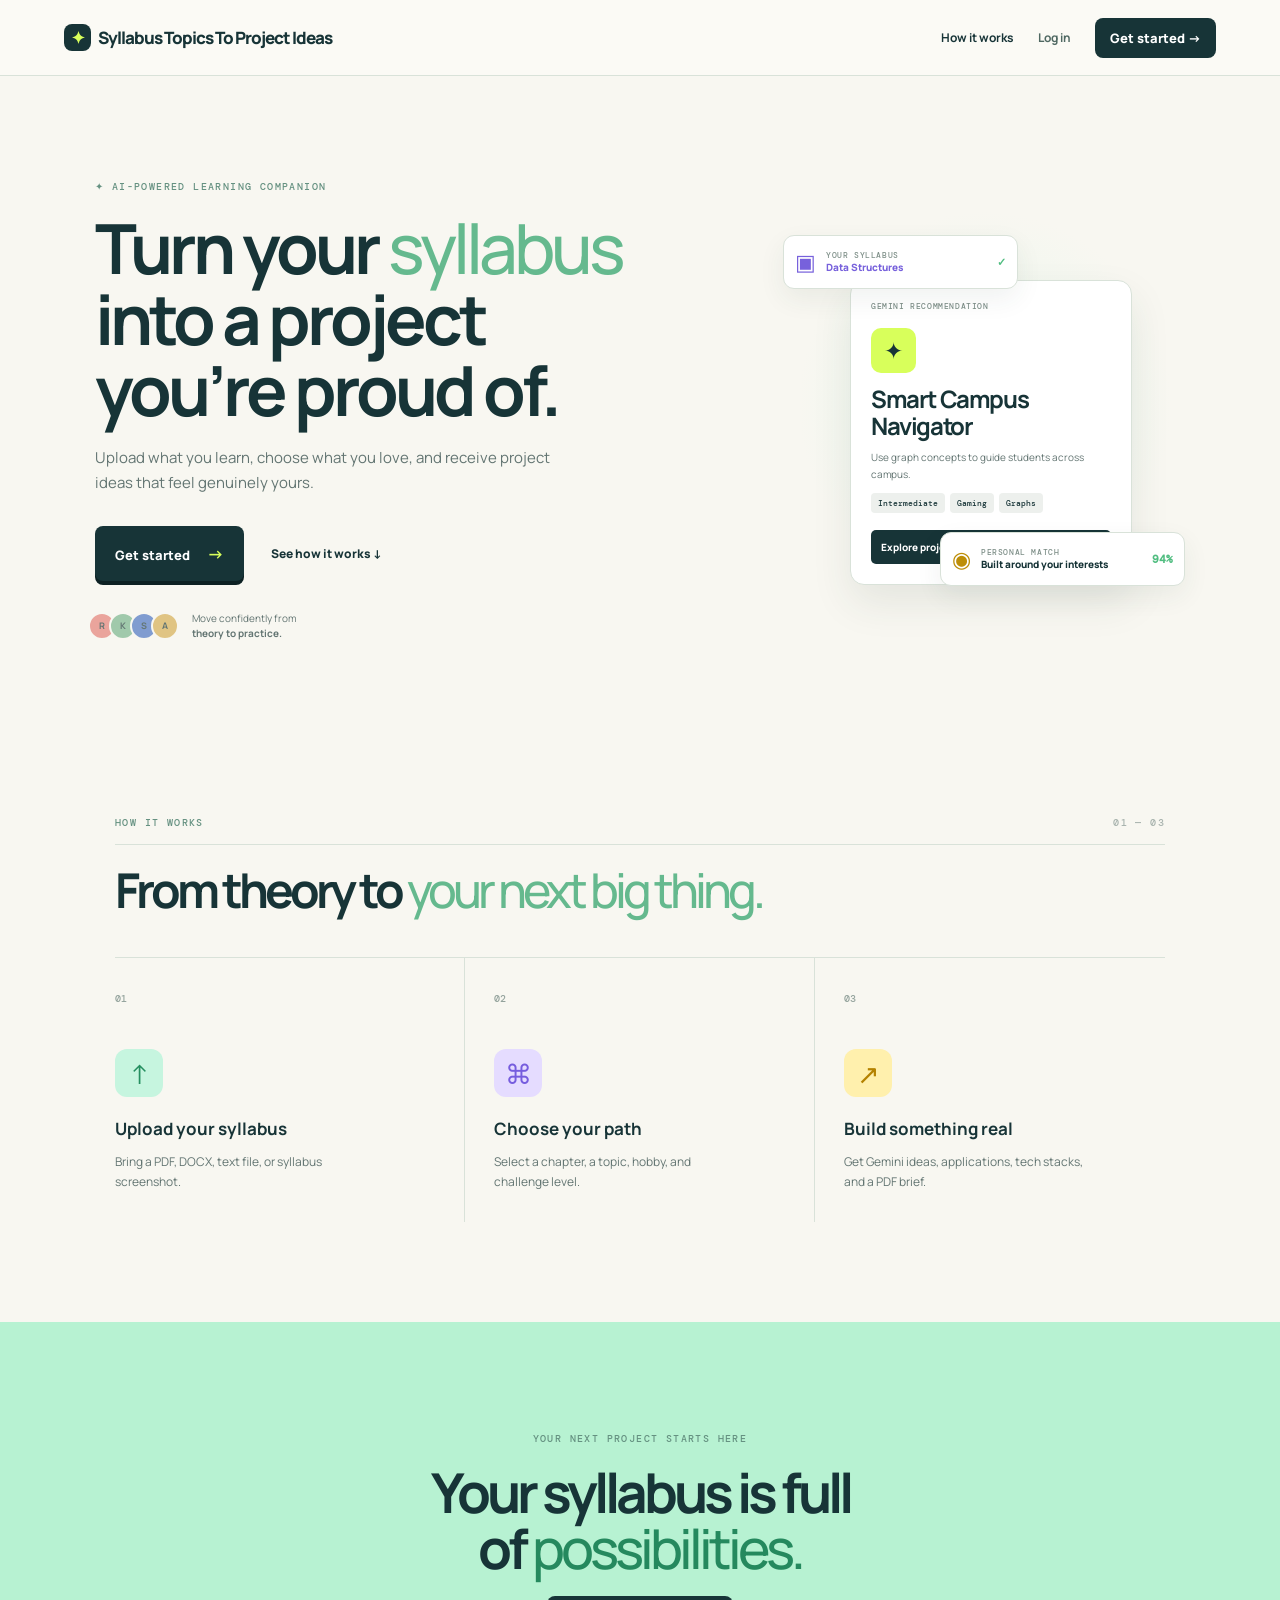
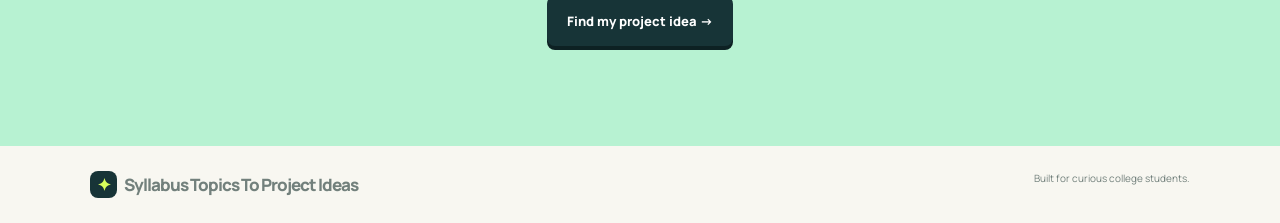
<file: index.html>
<!doctype html><html lang="en"><head><meta charset="UTF-8"><meta name="viewport" content="width=device-width,initial-scale=1"><title>Syllabus2Project</title><link rel="preconnect" href="https://fonts.googleapis.com"><link rel="preconnect" href="https://fonts.gstatic.com" crossorigin><link href="https://fonts.googleapis.com/css2?family=DM+Mono:wght@400;500&family=Manrope:wght@400;500;600;700;800&display=swap" rel="stylesheet"><link rel="stylesheet" href="app.css"></head><body class="home"><nav><a class="brand" href="index.html"><i>✦</i>Syllabus Topics To Project Ideas</a><div id="homeNav"><a href="#how">How it works</a><a class="ghost" href="login.html">Log in</a><a class="button small" href="signup.html">Get started →</a></div></nav><main><section class="hero"><div class="hero-copy"><p class="kicker">✦ AI-POWERED LEARNING COMPANION</p><h1>Turn your <em>syllabus</em><br>into a project<br>you’re proud of.</h1><p class="lede">Upload what you learn, choose what you love, and receive project ideas that feel genuinely yours.</p><div class="actions"><a class="button" href="signup.html">Get started <b>→</b></a><a class="text-link" href="#how">See how it works ↓</a></div><div class="student-proof"><div class="faces"><b>R</b><b>K</b><b>S</b><b>A</b></div><span>Move confidently from<br><strong>theory to practice.</strong></span></div></div><div class="hero-card"><div class="float-card syllabus">▣ <span><small>YOUR SYLLABUS</small>Data Structures</span><b>✓</b></div><div class="project-preview"><small>GEMINI RECOMMENDATION</small><div class="icon">✦</div><h2>Smart Campus<br>Navigator</h2><p>Use graph concepts to guide students across campus.</p><div class="chips"><span>Intermediate</span><span>Gaming</span><span>Graphs</span></div><a href="signup.html">Explore project <b>→</b></a></div><div class="float-card match">◉ <span><small>PERSONAL MATCH</small>Built around your interests</span><b>94%</b></div></div></section><section id="how" class="steps"><p class="kicker">HOW IT WORKS <span>01 — 03</span></p><h2>From theory to <em>your next big thing.</em></h2><div class="step-grid"><article><b>01</b><i>↑</i><h3>Upload your syllabus</h3><p>Bring a PDF, DOCX, text file, or syllabus screenshot.</p></article><article><b>02</b><i>⌘</i><h3>Choose your path</h3><p>Select a chapter, a topic, hobby, and challenge level.</p></article><article><b>03</b><i>↗</i><h3>Build something real</h3><p>Get Gemini ideas, applications, tech stacks, and a PDF brief.</p></article></div></section><section class="bottom-cta"><p class="kicker">YOUR NEXT PROJECT STARTS HERE</p><h2>Your syllabus is full<br>of <em>possibilities.</em></h2><a class="button" href="signup.html">Find my project idea →</a></section></main><footer><a class="brand" href="index.html"><i>✦</i>Syllabus Topics To Project Ideas</a><span>Built for curious college students.</span></footer><script src="home.js"></script></body></html>
</file>
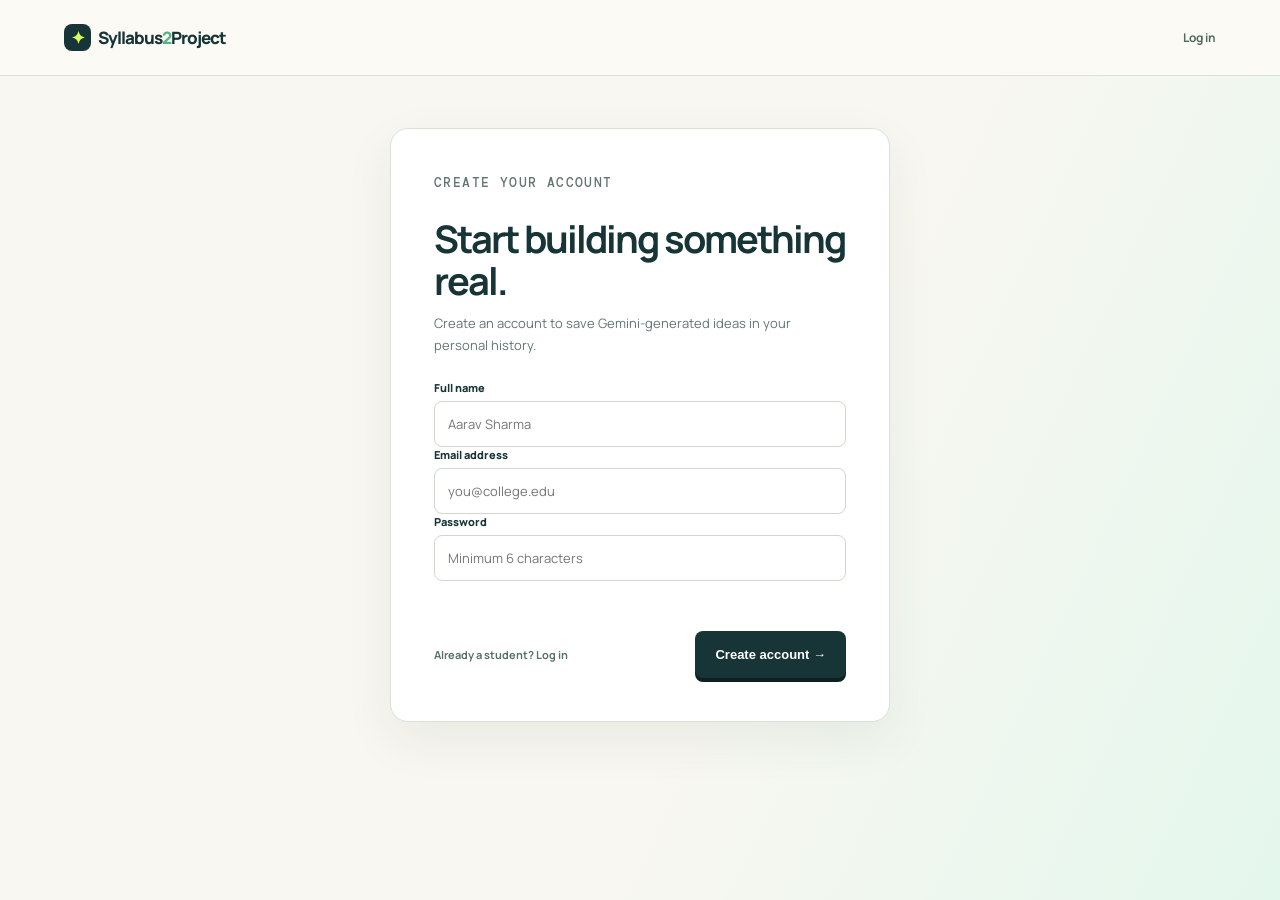
<file: auth.html>
<!doctype html><html><head><meta http-equiv="refresh" content="0; url=signup.html"><title>Continue to Syllabus2Project</title></head><body><p>Continue to <a href="signup.html">sign up</a> or <a href="login.html">log in</a>.</p></body></html>
</file>
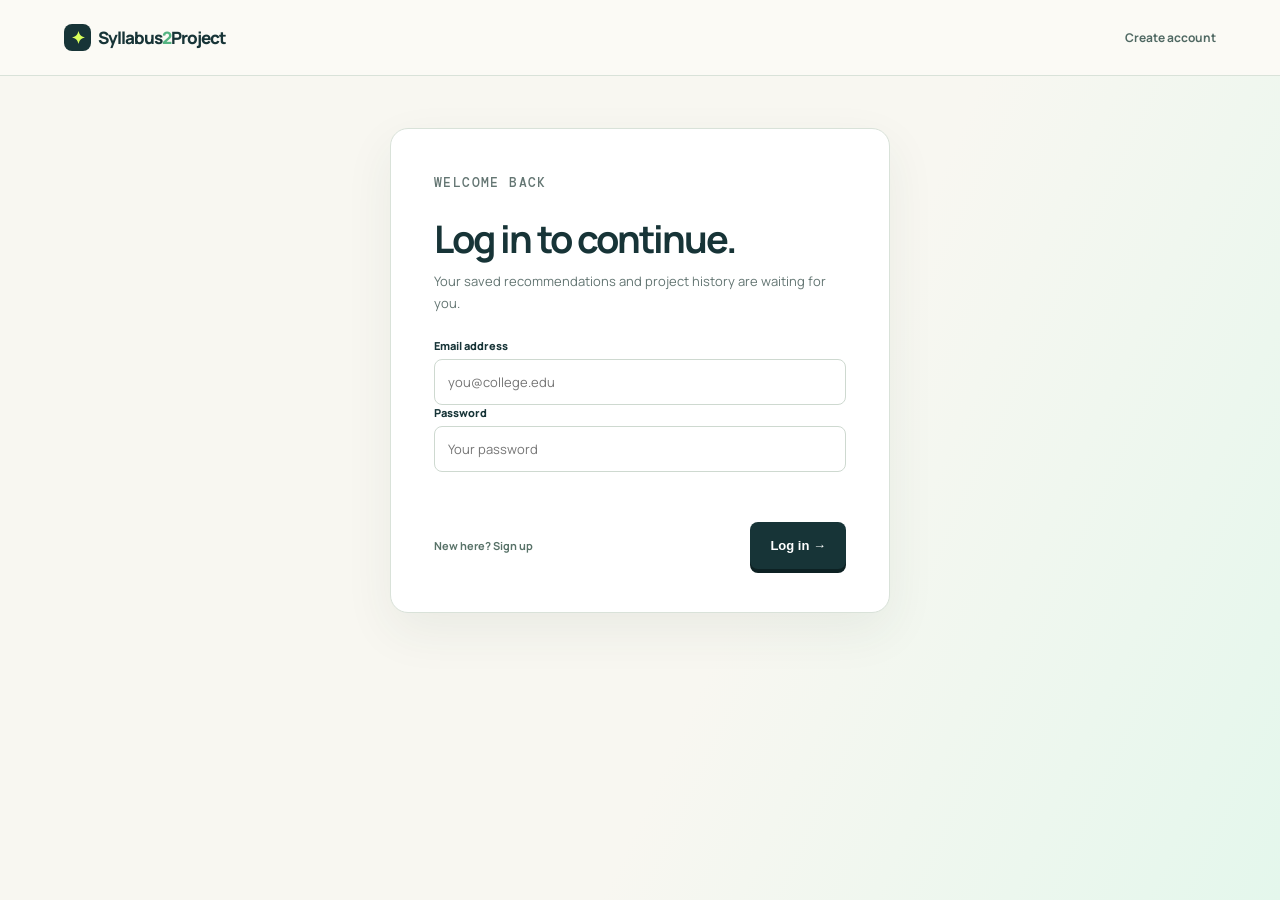
<file: chapters.html>
<!doctype html><html><head><meta charset="UTF-8"><meta name="viewport" content="width=device-width,initial-scale=1"><title>Chapters · Syllabus2Project</title><link rel="stylesheet" href="app.css"><link href="https://fonts.googleapis.com/css2?family=DM+Mono&family=Manrope:wght@400;600;700;800&display=swap" rel="stylesheet"></head><body class="page"><nav><a class="brand" href="index.html"><i>✦</i>Syllabus<span>2</span>Project</a><div><a href="history.html">My history</a></div></nav><main class="app-shell"><div class="topline"><span class="step-name">STEP 3 OF 8 · CHAPTERS</span><div class="progress" data-progress="3"></div></div><section class="panel"><h1>Choose a chapter.</h1><p>We found these chapters in your syllabus. Pick the area you’d most like to turn into a project.</p><div id="chapters" class="cards"></div></section></main><script src="app.js"></script><script>renderChapters()</script></body></html>
</file>
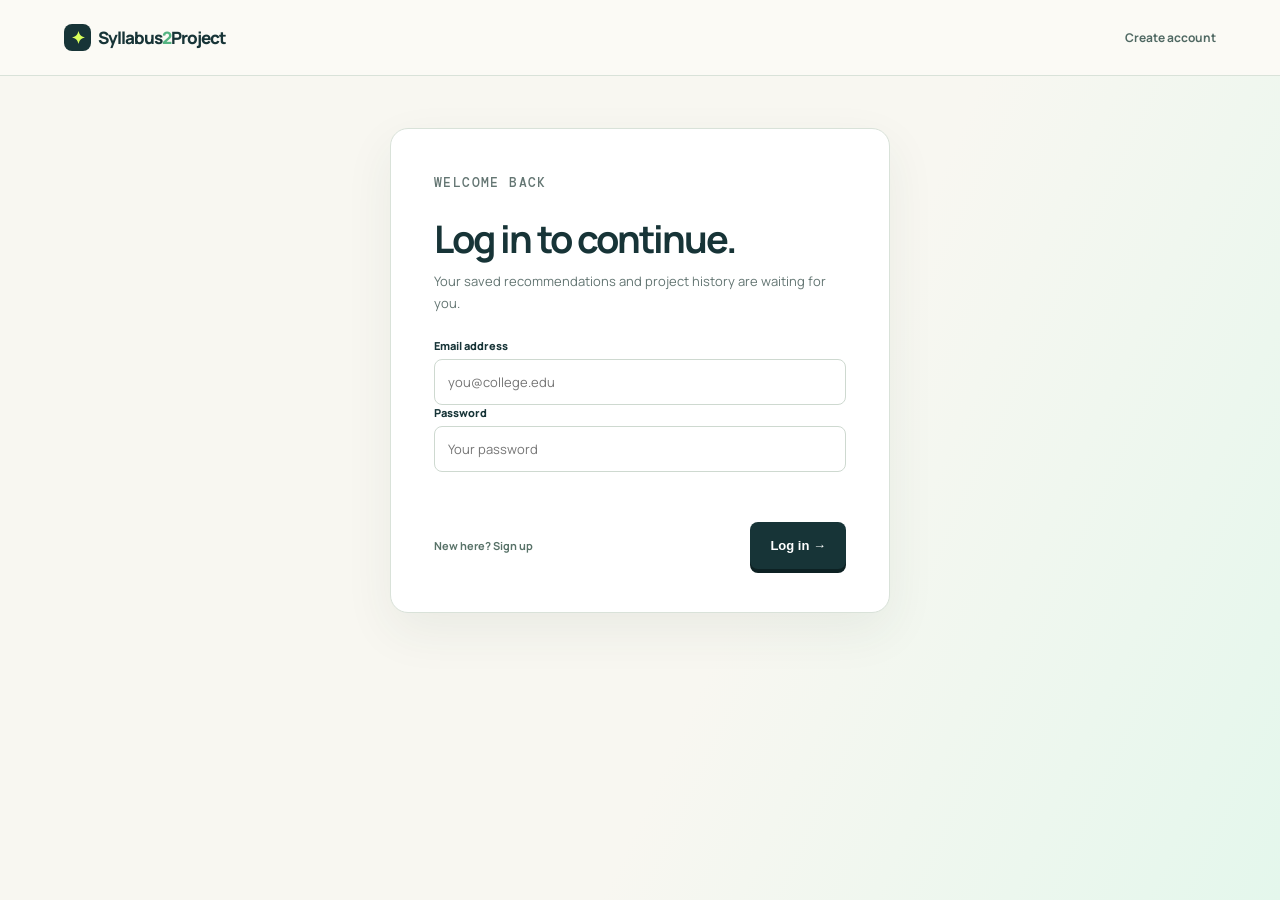
<file: difficulty.html>
<!doctype html><html><head><meta charset="UTF-8"><meta name="viewport" content="width=device-width,initial-scale=1"><title>Difficulty · Syllabus2Project</title><link rel="stylesheet" href="app.css"><link href="https://fonts.googleapis.com/css2?family=DM+Mono&family=Manrope:wght@400;600;700;800&display=swap" rel="stylesheet"></head><body class="page"><nav><a class="brand" href="index.html"><i>✦</i>Syllabus<span>2</span>Project</a><div></div></nav><main class="app-shell"><div class="topline"><span class="step-name">STEP 5 OF 8 · DIFFICULTY</span><div class="progress" data-progress="5"></div></div><section class="panel narrow"><h1>How far do you want to stretch?</h1><p>Choose a project level that fits the time and confidence you have today.</p><div id="difficultySummary" class="selected-summary"></div><div id="levels" class="cards"></div><div class="error" id="difficultyError"></div><div class="form-actions"><a class="muted-link" href="topics.html">← Topics</a><button class="button" onclick="generateIdeas()">Get Gemini ideas ✦</button></div></section></main><script src="app.js"></script><script>renderDifficulty()</script></body></html>
</file>
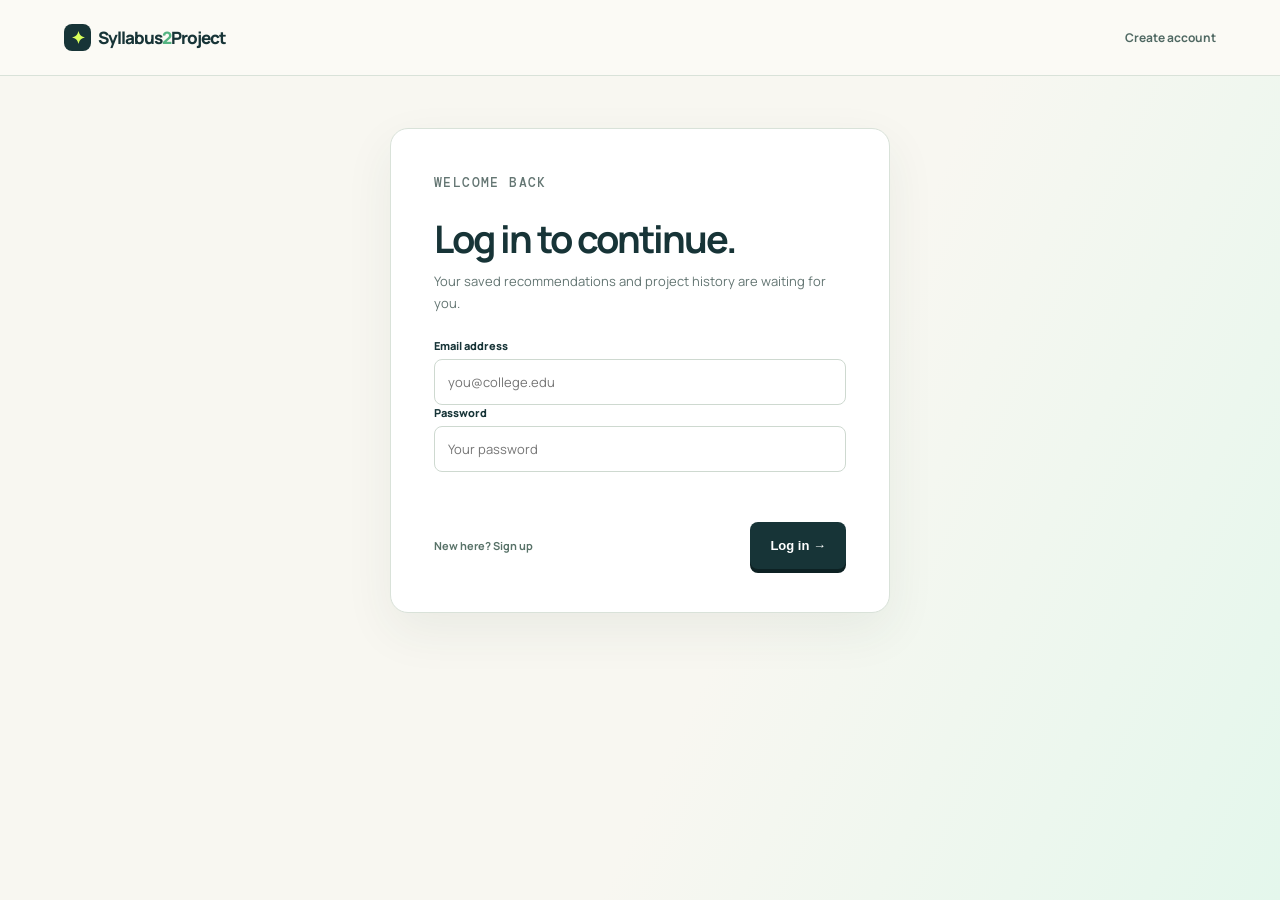
<file: history.html>
<!doctype html><html><head><meta charset="UTF-8"><meta name="viewport" content="width=device-width,initial-scale=1"><title>History · Syllabus2Project</title><link rel="stylesheet" href="app.css"><link href="https://fonts.googleapis.com/css2?family=DM+Mono&family=Manrope:wght@400;600;700;800&display=swap" rel="stylesheet"></head><body class="page"><nav><a class="brand" href="index.html"><i>✦</i>Syllabus<span>2</span>Project</a><div><a class="ghost" href="index.html">Back home</a><a class="button small" href="auth.html">New project →</a></div></nav><main class="app-shell"><div class="topline"><span class="step-name">YOUR SAVED WORK</span></div><section class="panel"><h1>Project history.</h1><p>Every set of recommendations you save appears here on this device.</p><div id="history"></div></section></main><script src="app.js"></script><script>renderHistory()</script></body></html>
</file>
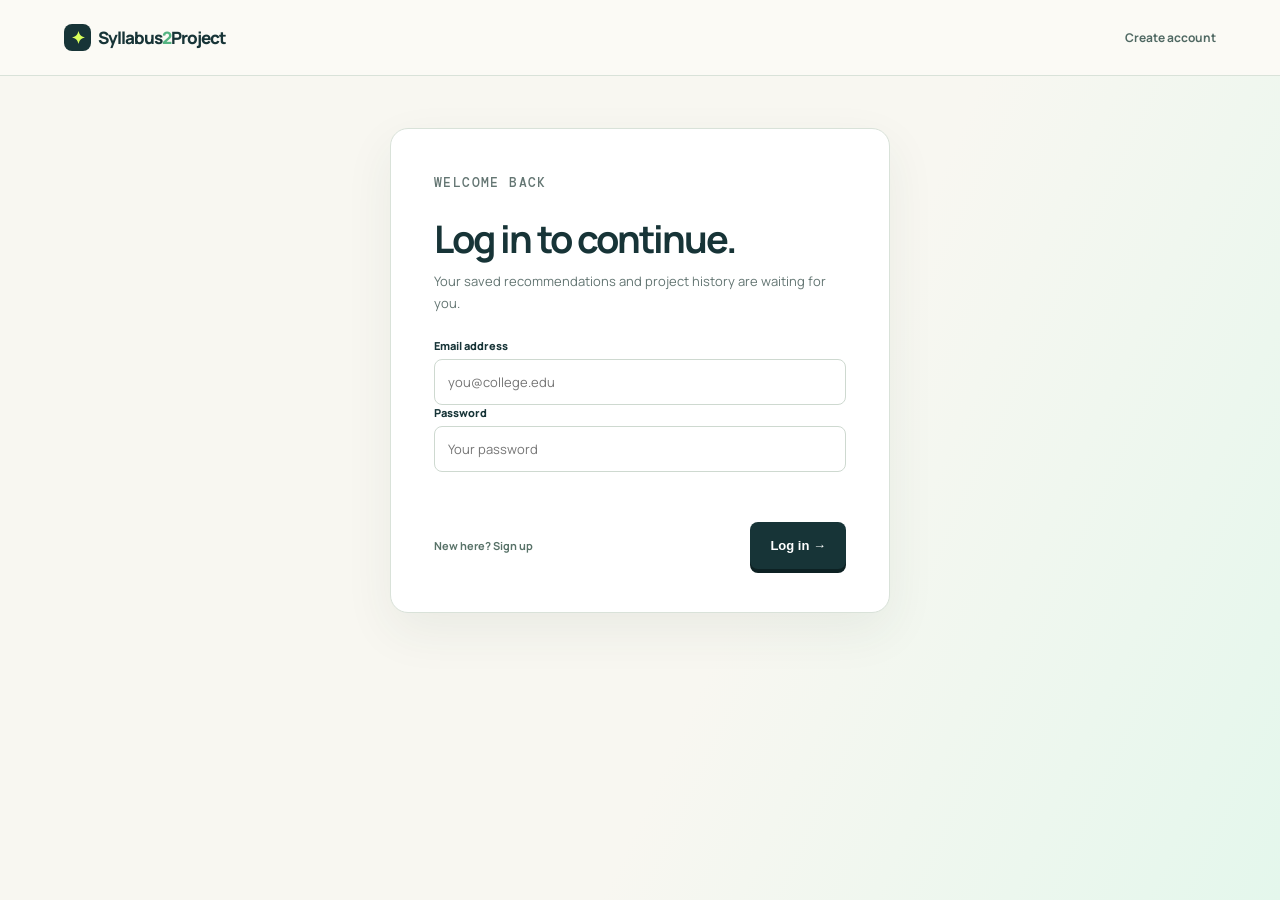
<file: login.html>
<!doctype html><html><head><meta charset="UTF-8"><meta name="viewport" content="width=device-width,initial-scale=1"><title>Log in · Syllabus2Project</title><link rel="stylesheet" href="app.css"><link href="https://fonts.googleapis.com/css2?family=DM+Mono&family=Manrope:wght@400;600;700;800&display=swap" rel="stylesheet"></head><body class="page"><nav><a class="brand" href="index.html"><i>✦</i>Syllabus<span>2</span>Project</a><div><a class="ghost" href="signup.html">Create account</a></div></nav><main class="app-shell"><section class="panel narrow"><p class="kicker">WELCOME BACK</p><h1>Log in to continue.</h1><p>Your saved recommendations and project history are waiting for you.</p><form onsubmit="event.preventDefault();logIn()"><div class="field"><label>Email address</label><input id="emailInput" type="email" placeholder="you@college.edu" required></div><div class="field"><label>Password</label><input id="passwordInput" type="password" placeholder="Your password" required></div><div class="error" id="error"></div><div class="form-actions"><a class="muted-link" href="signup.html">New here? Sign up</a><button class="button" type="submit">Log in →</button></div></form></section></main><script src="app.js"></script></body></html>
</file>
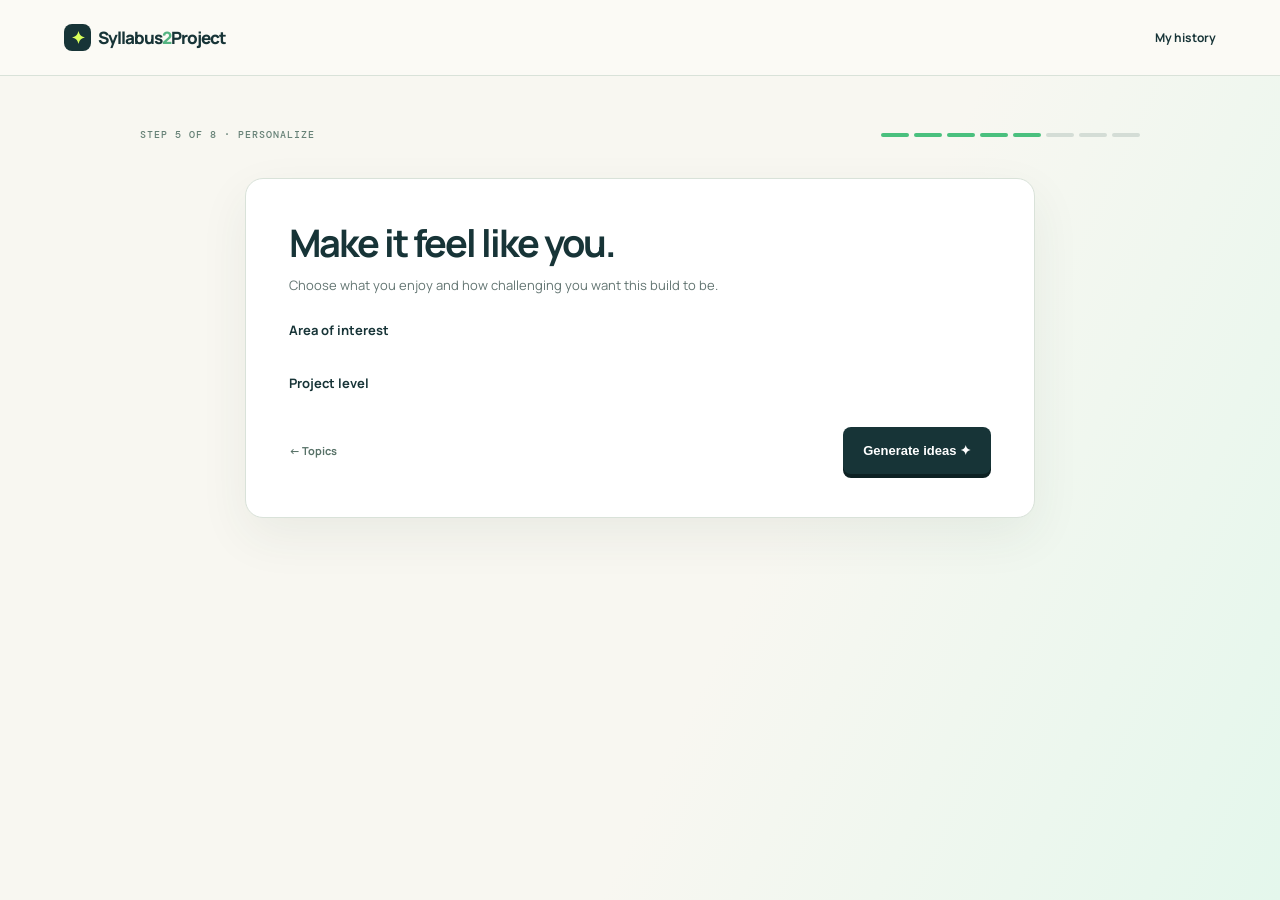
<file: preferences.html>
<!doctype html><html><head><meta charset="UTF-8"><meta name="viewport" content="width=device-width,initial-scale=1"><title>Personalize · Syllabus2Project</title><link rel="stylesheet" href="app.css"><link href="https://fonts.googleapis.com/css2?family=DM+Mono&family=Manrope:wght@400;600;700;800&display=swap" rel="stylesheet"></head><body class="page"><nav><a class="brand" href="index.html"><i>✦</i>Syllabus<span>2</span>Project</a><div><a href="history.html">My history</a></div></nav><main class="app-shell"><div class="topline"><span class="step-name">STEP 5 OF 8 · PERSONALIZE</span><div class="progress" data-progress="5"></div></div><section class="panel"><h1>Make it feel like you.</h1><p>Choose what you enjoy and how challenging you want this build to be.</p><div class="preference-block"><h3>Area of interest</h3><div id="interests" class="choice-grid"></div></div><div class="preference-block"><h3>Project level</h3><div id="levels" class="choice-grid"></div></div><div class="form-actions"><a class="muted-link" href="topics.html">← Topics</a><button class="button" onclick="generateIdeas()">Generate ideas ✦</button></div></section></main><script src="app.js"></script><script>renderPreferences()</script></body></html>
</file>
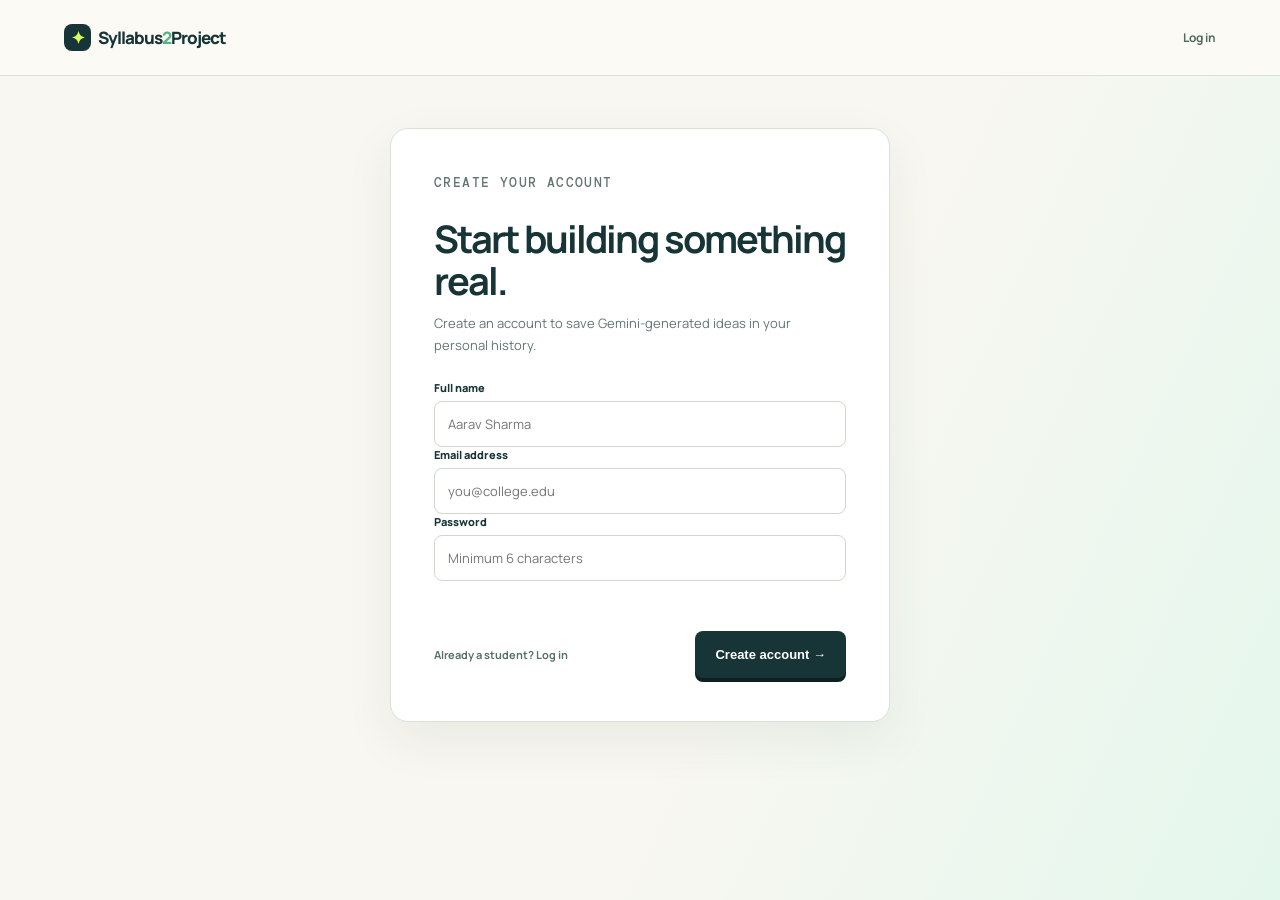
<file: signup.html>
<!doctype html><html><head><meta charset="UTF-8"><meta name="viewport" content="width=device-width,initial-scale=1"><title>Sign up · Syllabus2Project</title><link rel="stylesheet" href="app.css"><link href="https://fonts.googleapis.com/css2?family=DM+Mono&family=Manrope:wght@400;600;700;800&display=swap" rel="stylesheet"></head><body class="page"><nav><a class="brand" href="index.html"><i>✦</i>Syllabus<span>2</span>Project</a><div><a class="ghost" href="login.html">Log in</a></div></nav><main class="app-shell"><section class="panel narrow"><p class="kicker">CREATE YOUR ACCOUNT</p><h1>Start building something real.</h1><p>Create an account to save Gemini-generated ideas in your personal history.</p><form onsubmit="event.preventDefault();signUp()"><div class="field"><label>Full name</label><input id="nameInput" placeholder="Aarav Sharma" required></div><div class="field"><label>Email address</label><input id="emailInput" type="email" placeholder="you@college.edu" required></div><div class="field"><label>Password</label><input id="passwordInput" type="password" placeholder="Minimum 6 characters" minlength="6" required></div><div class="error" id="error"></div><div class="form-actions"><a class="muted-link" href="login.html">Already a student? Log in</a><button class="button" type="submit">Create account →</button></div></form></section></main><script src="app.js"></script></body></html>
</file>
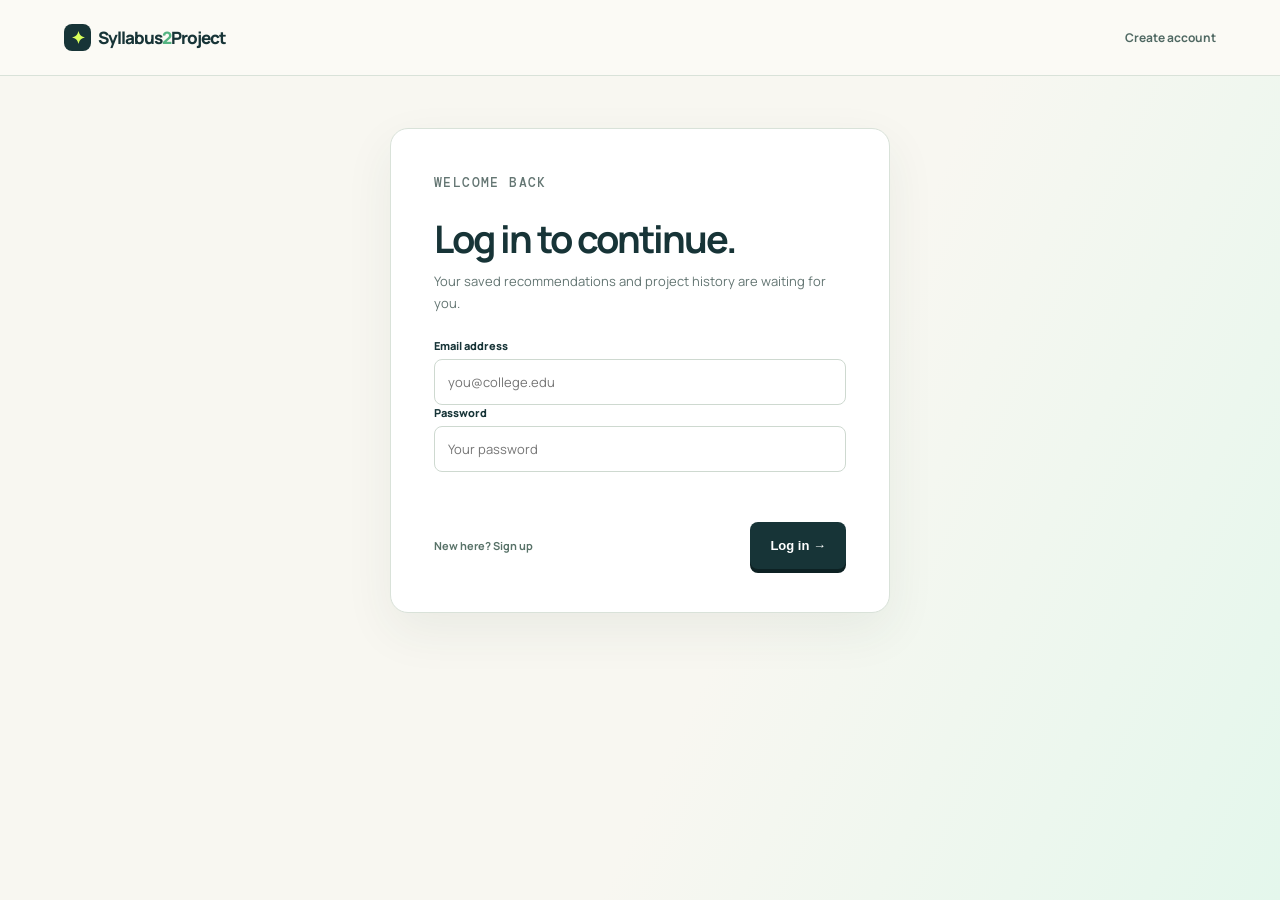
<file: topics.html>
<!doctype html><html><head><meta charset="UTF-8"><meta name="viewport" content="width=device-width,initial-scale=1"><title>Topics · Syllabus2Project</title><link rel="stylesheet" href="app.css"><link rel="stylesheet" href="flow.css"><link href="https://fonts.googleapis.com/css2?family=DM+Mono&family=Manrope:wght@400;600;700;800&display=swap" rel="stylesheet"></head><body class="page"><nav><a class="brand" href="index.html"><i>✦</i>Syllabus<span>2</span>Project</a><div></div></nav><main class="app-shell"><div class="topline"><span class="step-name">STEP 4 OF 8 · TOPICS</span><div class="progress" data-progress="4"></div></div><section class="panel"><h1>Choose a topic.</h1><p>Gemini assigned a suggested difficulty level to each extracted topic.</p><div id="selectedChapter" class="selected-summary"></div><div id="topics" class="cards"></div></section></main><div id="interestModal" class="interest-modal hidden"><section class="interest-box"><button class="close-modal" onclick="document.getElementById('interestModal').classList.add('hidden')">×</button><p class="kicker">ONE LAST PERSONAL TOUCH</p><h2>What do you enjoy outside class?</h2><p>Your human interest helps Gemini make the idea personal and original.</p><div id="interestChoices" class="choice-grid"><button data-interest="Drawing" onclick="pickInterest('Drawing')">Drawing</button><button data-interest="Gaming" onclick="pickInterest('Gaming')">Gaming</button><button data-interest="Writing" onclick="pickInterest('Writing')">Writing</button><button data-interest="Music" onclick="pickInterest('Music')">Music</button><button data-interest="Fitness" onclick="pickInterest('Fitness')">Fitness</button><button data-interest="Travel" onclick="pickInterest('Travel')">Travel</button></div><div id="modalError" class="error"></div><button class="button" onclick="nextDifficulty()">Next: choose difficulty →</button></section></div><script src="app.js"></script><script>renderTopics()</script></body></html>
</file>
<file: app.css>
:root{--ink:#173437;--muted:#637572;--paper:#f8f7f1;--mint:#b7f2d2;--lime:#d8ff5b;--line:#d9e2d9;--white:#fff}*{box-sizing:border-box}body{margin:0;font-family:Manrope,Arial,sans-serif;background:var(--paper);color:var(--ink)}a{text-decoration:none;color:inherit}nav{height:76px;border-bottom:1px solid var(--line);display:flex;align-items:center;justify-content:space-between;padding:0 max(5vw,35px);background:#fbfaf5}.brand{font-size:17px;font-weight:800;letter-spacing:-1px}.brand i{font-style:normal;display:inline-grid;place-items:center;background:var(--ink);color:var(--lime);width:27px;height:27px;border-radius:8px;margin-right:7px}.brand span{color:#54b482}nav>div{display:flex;gap:24px;align-items:center;font-weight:700;font-size:12px}.button{display:inline-block;background:var(--ink);box-shadow:0 4px 0 #0d2123;border-radius:8px;padding:16px 20px;color:#fff;font-size:13px;font-weight:800;cursor:pointer;border:0}.button b{color:var(--lime);margin-left:14px;font-size:17px}.button.small{padding:11px 15px;box-shadow:none}.ghost{color:#4f6862}.kicker{font:500 10px 'DM Mono';letter-spacing:1.4px;color:#659181}.home .hero{max-width:1210px;min-height:620px;padding:94px 60px 65px;margin:auto;display:flex;align-items:center;justify-content:space-between;gap:40px}.hero-copy{max-width:580px}.hero h1,.steps h2,.bottom-cta h2{font-size:clamp(46px,5.4vw,72px);letter-spacing:-4px;line-height:1.03;margin:19px 0}.hero h1 em,.steps h2 em,.bottom-cta em{color:#65b98e;font-style:normal;font-weight:500}.lede{max-width:455px;line-height:1.7;font-size:15px;color:var(--muted)}.actions{display:flex;align-items:center;gap:27px;margin:30px 0}.text-link{font-size:12px;font-weight:800}.student-proof{display:flex;align-items:center;gap:13px;font-size:10px;line-height:1.5;color:var(--muted)}.faces{display:flex}.faces b{width:28px;height:28px;border-radius:50%;border:2px solid var(--paper);display:grid;place-items:center;margin-left:-7px;font-size:9px;background:#eaa49c}.faces b:nth-child(2){background:#a0c9ab}.faces b:nth-child(3){background:#809cd0}.faces b:nth-child(4){background:#e0c483}.hero-card{width:400px;height:415px;position:relative;background:radial-gradient(ellipse at center,#e8f8ec 0,transparent 66%)}.project-preview{position:absolute;top:82px;left:65px;width:282px;background:white;border:1px solid var(--line);box-shadow:0 18px 40px #27403518;border-radius:14px;padding:20px}.project-preview small,.float-card small{font:500 8px 'DM Mono';letter-spacing:.6px;color:#7e8f88;display:block}.project-preview>.icon{background:var(--lime);width:45px;height:45px;display:grid;place-items:center;border-radius:10px;font-size:23px;margin:17px 0 12px}.project-preview h2{font-size:24px;line-height:1.13;letter-spacing:-1.4px;margin:0}.project-preview p{font-size:10px;line-height:1.7;color:var(--muted)}.chips{display:flex;gap:5px;flex-wrap:wrap}.chips span{font:500 8px 'DM Mono';background:#edf0ed;padding:5px 7px;border-radius:4px}.project-preview a{display:block;margin-top:17px;padding:10px;background:var(--ink);border-radius:5px;color:white;font-size:10px;font-weight:800}.project-preview a b{float:right;color:var(--lime)}.float-card{z-index:1;position:absolute;background:#fff;border:1px solid var(--line);box-shadow:0 10px 27px #27403512;border-radius:11px;padding:11px;display:flex;align-items:center;gap:10px;font-size:22px}.float-card span{font-size:10px;font-weight:800}.float-card b{margin-left:auto;color:#50bd80;font:700 11px 'DM Mono'}.syllabus{left:-2px;top:37px;width:235px;color:#7761dc}.match{right:0;bottom:27px;width:245px;color:#bd8e08}.match span{color:var(--ink)}.steps{max-width:1110px;margin:auto;padding:100px 30px}.steps .kicker{border-bottom:1px solid var(--line);padding-bottom:15px}.steps .kicker span{float:right;color:#a7b2ad}.steps h2{font-size:48px;margin:20px 0 43px}.step-grid{display:grid;grid-template-columns:repeat(3,1fr);border-top:1px solid var(--line)}.step-grid article{padding:27px 28px 17px 0;border-right:1px solid var(--line);position:relative}.step-grid article+article{padding-left:29px}.step-grid article:last-child{border:0}.step-grid b{font:500 10px 'DM Mono';color:#93a29c}.step-grid i{display:grid;place-items:center;width:48px;height:48px;border-radius:12px;background:#c6f5df;color:#258f60;font-style:normal;font-size:27px;margin:42px 0 20px}.step-grid article:nth-child(2) i{background:#e5dcff;color:#765dde}.step-grid article:nth-child(3) i{background:#fff0ad;color:#b48200}.step-grid h3{font-size:17px;margin:0}.step-grid p{font-size:12px;color:var(--muted);line-height:1.7;max-width:250px}.bottom-cta{text-align:center;padding:100px 20px;background:var(--mint)}.bottom-cta h2{font-size:55px}.bottom-cta em{color:#25895e}footer{padding:25px 7%;display:flex;justify-content:space-between;color:#72807c;font-size:10px}.page{min-height:100vh;background:linear-gradient(115deg,#f8f7f1 60%,#e4f7ec)}.app-shell{max-width:1060px;margin:0 auto;padding:52px 30px 80px}.topline{display:flex;justify-content:space-between;align-items:center;margin-bottom:37px}.progress{display:flex;gap:5px}.progress span{height:4px;width:28px;border-radius:5px;background:#d4ddd6}.progress span.active{background:#4ac07e}.step-name{font:500 10px 'DM Mono';color:#668176;letter-spacing:1px}.panel{width:min(790px,100%);background:#fff;border:1px solid var(--line);box-shadow:0 18px 50px #29433312;border-radius:18px;padding:43px;margin:auto}.panel.narrow{width:min(500px,100%)}.panel h1{font-size:38px;letter-spacing:-2px;margin:0 0 10px;line-height:1.1}.panel>p{color:var(--muted);font-size:13px;line-height:1.7;margin:0 0 24px}.form-grid,.choice-grid{display:grid;grid-template-columns:1fr 1fr;gap:12px}.field label{display:block;font-size:11px;font-weight:800;margin-bottom:6px}.field input{width:100%;border:1px solid #ced9d0;border-radius:8px;padding:13px;font:13px Manrope}.error{color:#c45757;font-size:11px;min-height:18px;margin:10px 0}.form-actions{display:flex;justify-content:space-between;align-items:center;margin-top:22px}.muted-link{font-size:11px;color:#587268;font-weight:700}.drop-zone{display:block;padding:48px 20px;border:2px dashed #a8d6bc;background:#effbf3;border-radius:14px;text-align:center;cursor:pointer}.drop-zone input{display:none}.drop-zone i{display:grid;place-items:center;width:48px;height:48px;border-radius:50%;background:#b9f1d4;color:#237d58;margin:auto;font-style:normal;font-size:24px}.drop-zone strong{display:block;margin:12px 0 6px;font-size:15px}.drop-zone span{font:10px 'DM Mono';color:#6d8b7e}.sample-row{display:flex;justify-content:space-between;align-items:center;margin-top:18px;padding:12px;background:#f5f7f4;border-radius:8px;font-size:11px;color:var(--muted)}.link-btn{border:0;background:none;color:#298f60;font:800 11px Manrope;cursor:pointer}.cards{display:grid;grid-template-columns:repeat(2,1fr);gap:12px}.select-card{border:1px solid var(--line);background:white;border-radius:11px;padding:17px;text-align:left;color:var(--ink);font:700 13px Manrope;cursor:pointer}.select-card:hover,.select-card.selected{border-color:#45bc7d;background:#effcf4;box-shadow:inset 0 0 0 1px #45bc7d}.select-card small{display:block;color:#789088;margin-top:7px;font:10px 'DM Mono'}.chapter-card{display:flex;align-items:center;justify-content:space-between}.chapter-card b{color:#40ad73}.selected-summary{margin:18px 0;padding:11px 13px;background:#eafbf0;color:#407462;border-radius:8px;font:11px 'DM Mono'}.preference-block{margin:25px 0}.preference-block h3{font-size:13px;margin:0 0 10px}.loader-page{text-align:center;padding:45px}.loader{width:47px;height:47px;border:4px solid #e0f6e8;border-top-color:#43bf7e;border-radius:50%;animation:spin .8s linear infinite;margin:0 auto 20px}@keyframes spin{to{transform:rotate(360deg)}}.idea{border:1px solid var(--line);border-radius:12px;padding:21px;margin:14px 0;background:#fff}.idea .label{font:500 9px 'DM Mono';color:#43ad75;letter-spacing:.5px}.idea h2{margin:6px 0;font-size:22px;letter-spacing:-1px}.idea p{font-size:12px;color:var(--muted);line-height:1.65}.idea h4{font-size:11px;margin:13px 0 3px}.tech{display:flex;flex-wrap:wrap;gap:5px}.tech span{font:500 9px 'DM Mono';padding:5px 7px;background:#eef1ee;border-radius:4px}.history-empty{text-align:center;padding:50px 10px}.history-item{border:1px solid var(--line);border-radius:11px;padding:18px;margin:10px 0;display:flex;justify-content:space-between;align-items:center}.history-item h3{margin:0;font-size:15px}.history-item p{margin:5px 0 0;font:10px 'DM Mono';color:#6b8178}@media(max-width:700px){nav{padding:0 20px}nav>div>a:not(.button){display:none}.home .hero{padding:65px 25px;min-height:auto}.hero-card{display:none}.steps{padding:65px 25px}.step-grid,.form-grid,.choice-grid,.cards{grid-template-columns:1fr}.step-grid article,.step-grid article+article{padding:25px 0;border-right:0;border-bottom:1px solid var(--line)}.panel{padding:28px 20px}.app-shell{padding:35px 18px 60px}.panel h1{font-size:32px}.topline{margin-bottom:25px}.progress span{width:18px}footer{gap:15px;flex-wrap:wrap}}
</file>
<file: flow.css>
.hidden{display:none!important}.interest-modal{position:fixed;inset:0;z-index:10;display:grid;place-items:center;padding:18px;background:#163336a8;overflow-y:auto}.interest-box{width:min(560px,100%);position:relative;background:#fff;border-radius:18px;padding:38px;box-shadow:0 25px 70px #0004}.interest-box h2{font-size:30px;letter-spacing:-1.7px;margin:12px 0 8px}.interest-box>p:not(.kicker){font-size:13px;color:#637572;line-height:1.6}.interest-box .choice-grid button{padding:14px;border:1px solid #d9e2d9;background:#fff;border-radius:8px;color:#173437;font:700 12px Manrope;cursor:pointer}.interest-box .choice-grid button.selected{background:#effcf4;border-color:#45bc7d;box-shadow:inset 0 0 0 1px #45bc7d}.close-modal{position:absolute;right:18px;top:14px;border:0;background:none;font-size:28px;color:#6a7d76;cursor:pointer}@media(max-width:600px){.interest-modal{display:block;padding:12px}.interest-box{margin:0 auto;min-height:calc(100vh - 24px);padding:30px 20px 24px;border-radius:14px}.interest-box h2{font-size:23px}.interest-box .choice-grid{grid-template-columns:1fr;gap:8px}.interest-box .choice-grid button{padding:11px}.interest-box .button{width:100%;text-align:center;margin-top:8px}.close-modal{right:12px;top:8px}}
</file>
